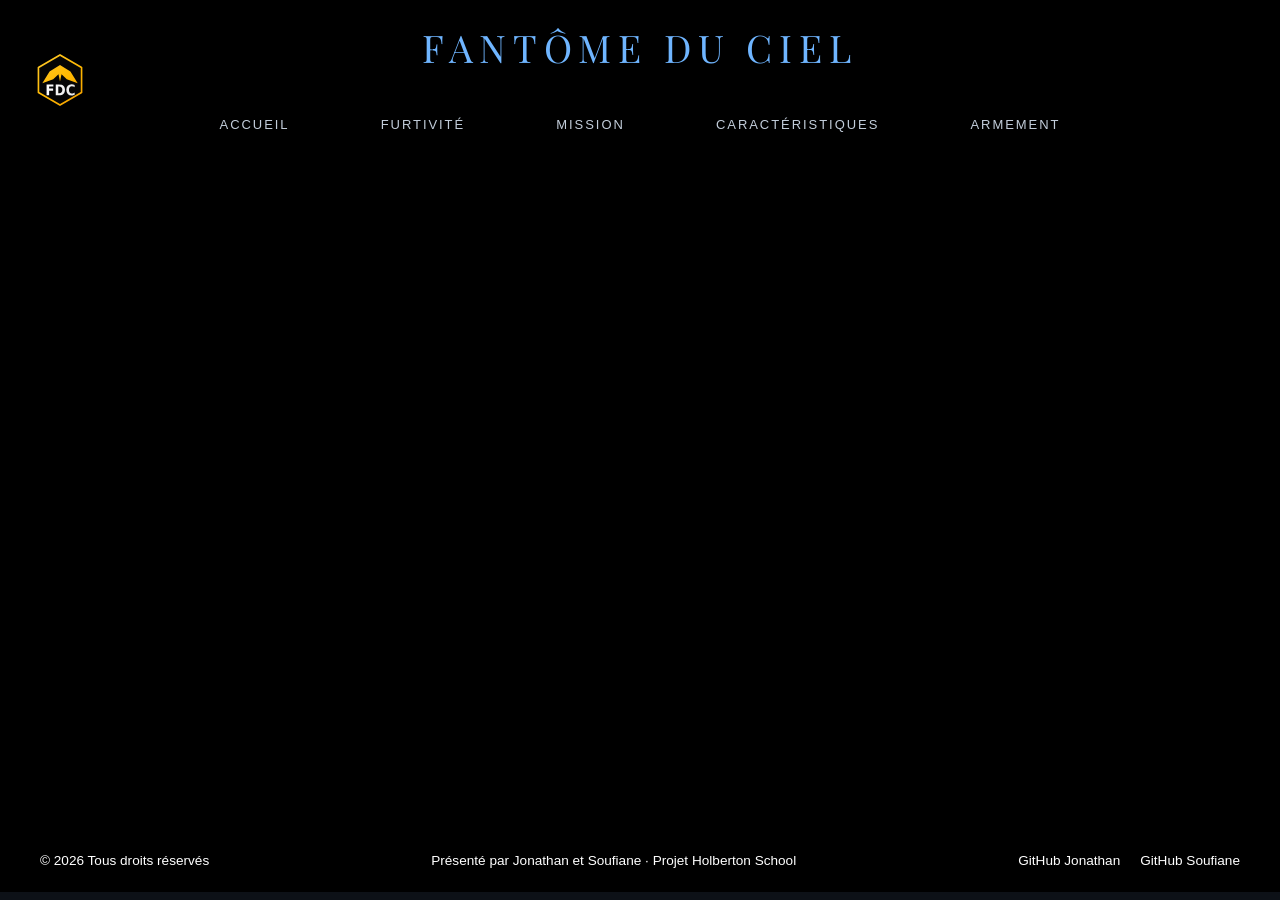
<file: index.html>
<!DOCTYPE html>
<html lang="fr">
  <head>
    <meta charset="UTF-8">
    <meta name="viewport" content="width=device-width, initial-scale=1.0">
    <title>Fantôme du Ciel</title>
    <link rel="stylesheet" href="style.css">
    <link rel="stylesheet" href="mission.css">

  </head>

<body>

  <header>
    <nav>
      <img src="assets/logo.svg" alt="Logo FDC" class="nav-logo-img">
      <span class="nav-logo">Fantôme du Ciel</span>
      <div class="nav-links">
        <a href="index.html">Accueil</a>
        <a href="furtivite.html">Furtivité</a>
        <a href="mission.html">Mission</a>
        <a href="caracteristiques.html">Caractéristiques</a>
        <a href="armement.html">Armement</a>
      </div>
    </nav>
  </header>

  <section class="section1" id="accueil">
    <div class="hero-content">
      <br>
    </div>
    <video src="assets/b-2-spirit.mp4" autoplay muted loop playsinline></video>
    <div class="hero-overlay"></div>
  </section>

<footer class="footer">
  <p class="footer-left">© 2026 Tous droits réservés</p>
  <p class="footer-center">Présenté par Jonathan et Soufiane · Projet Holberton School</p>
  <div class="footer-right">
    <a href="https://github.com/John-Natty" target="_blank">GitHub Jonathan</a>
    <a href="https://github.com/Souf-F" target="_blank">GitHub Soufiane</a>
  </div>
</footer>
</body>
</html>
</file>
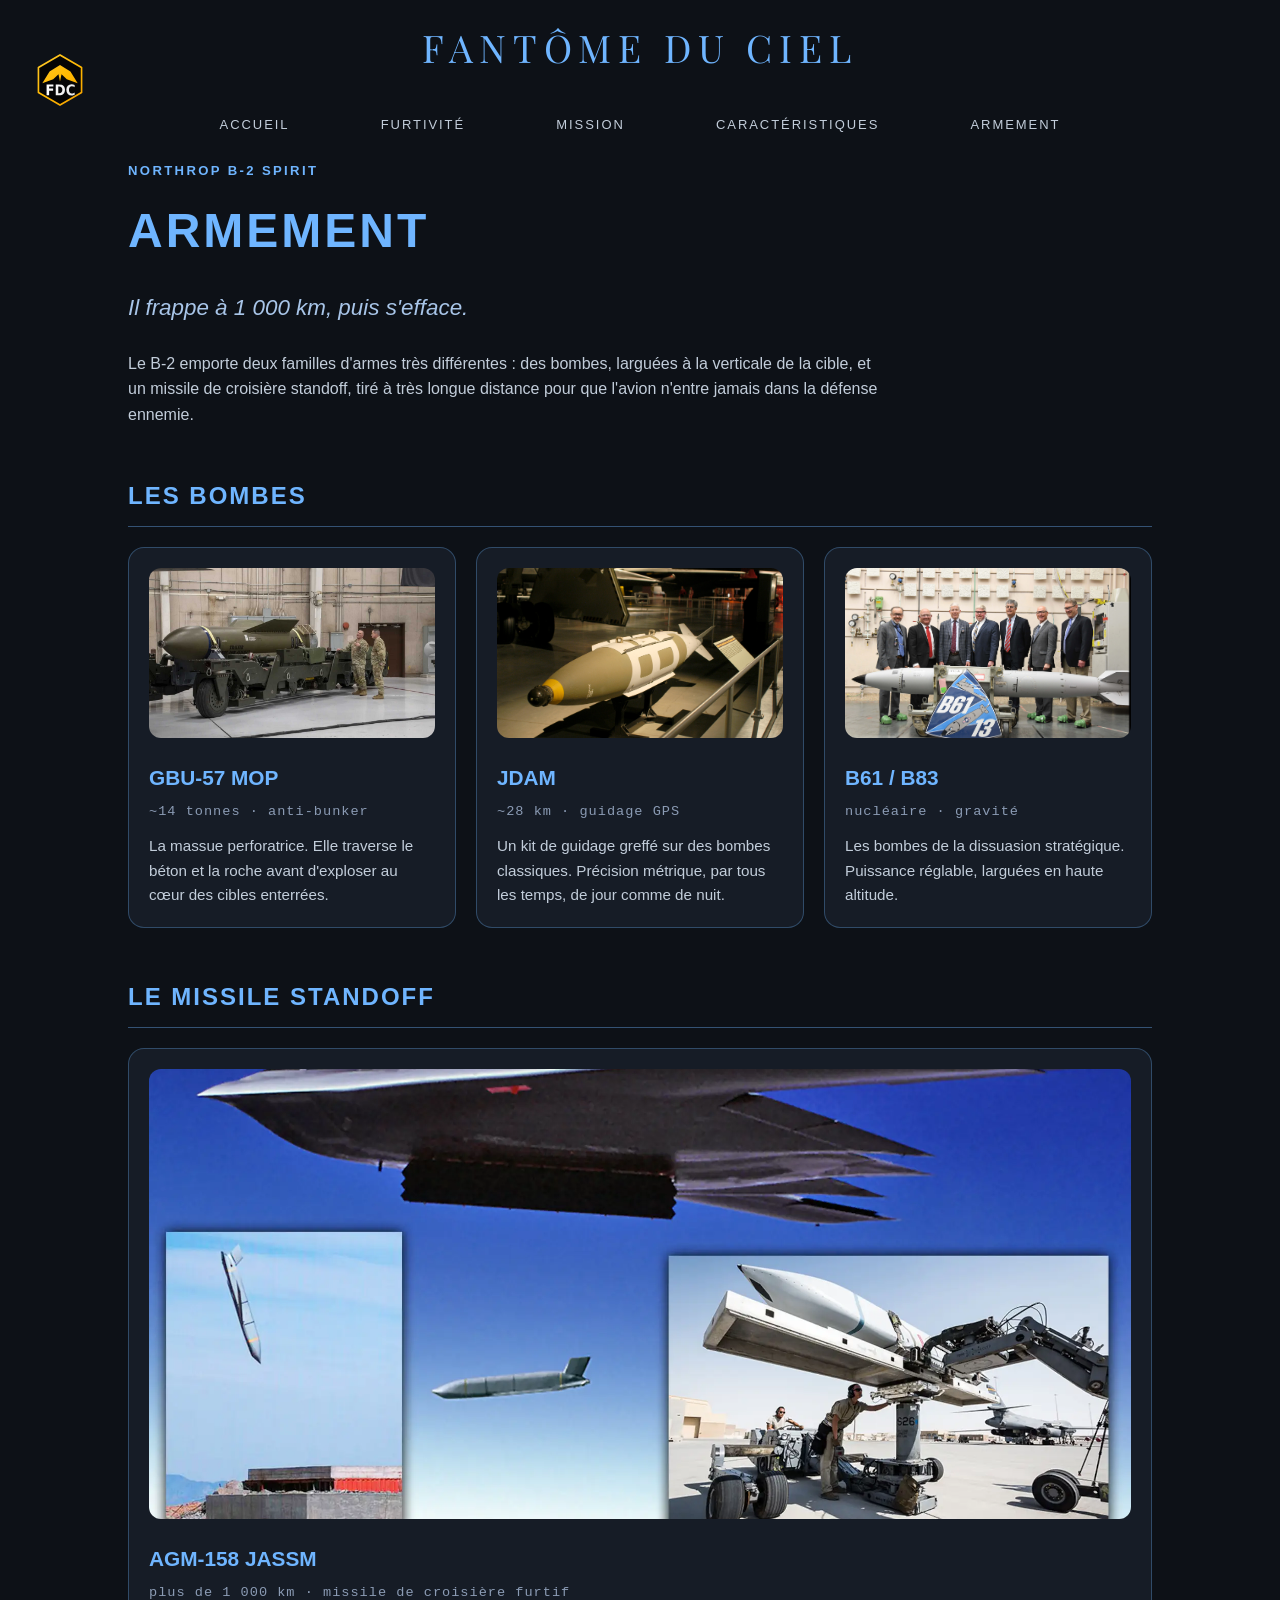
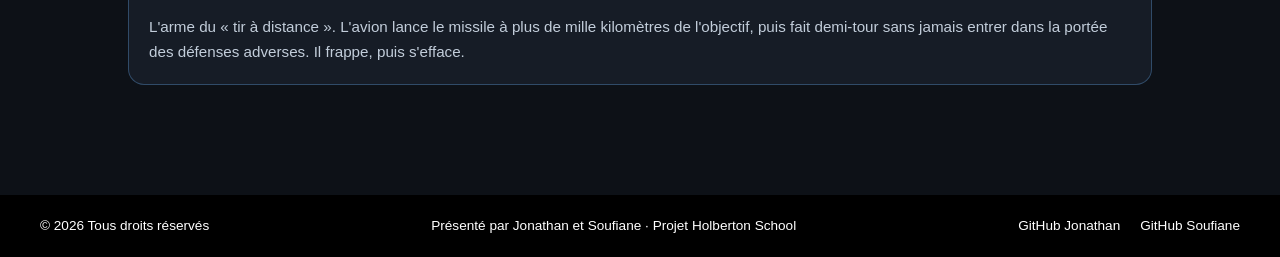
<file: armement.html>
<!DOCTYPE html>
<html lang="fr">
<head>
  <meta charset="UTF-8">
  <meta name="viewport" content="width=device-width, initial-scale=1.0">
  <title>Fantôme du Ciel</title>
  <link rel="stylesheet" href="armement.css">
</head>
<body>

  <!-- Barre de navigation, identique aux autres pages -->
  <header>
    <nav>
      <img src="assets/logo.svg" alt="Logo FDC" class="nav-logo-img">
      <span class="nav-logo">Fantôme du Ciel</span>
      <div class="nav-links">
        <a href="index.html">Accueil</a>
        <a href="furtivite.html">Furtivité</a>
        <a href="mission.html">Mission</a>
        <a href="caracteristiques.html">Caractéristiques</a>
        <a href="armement.html">Armement</a>
      </div>
    </nav>
  </header>

  <!-- Section principale -->
  <section class="arm-section">

	<p class="stealth-kicker">Northrop B-2 Spirit</p>
    <h1>Armement</h1>
    <p class="arm-quote">Il frappe à 1 000 km, puis s'efface.</p>
    <p class="arm-text">
      Le B-2 emporte deux familles d'armes très différentes : des bombes,
      larguées à la verticale de la cible, et un missile de croisière standoff,
      tiré à très longue distance pour que l'avion n'entre jamais dans la
      défense ennemie.
    </p>

    <!-- ===================== FAMILLE 1 : LES BOMBES ===================== -->
    <h2 class="arm-family">Les bombes</h2>
    <div class="arm-grid">

      <article class="arm-card">
        <img src="assets/gpu_57.jpg" alt="Bombe GBU-57 MOP" class="arm-img">
        <h3>GBU-57 MOP</h3>
        <p class="arm-range">~14 tonnes · anti-bunker</p>
        <p class="arm-effect">
          La massue perforatrice. Elle traverse le béton et la roche avant
          d'exploser au cœur des cibles enterrées.
        </p>
      </article>

      <article class="arm-card">
        <img src="assets/jdam.jpg" alt="Bombe guidée JDAM" class="arm-img">
        <h3>JDAM</h3>
        <p class="arm-range">~28 km · guidage GPS</p>
        <p class="arm-effect">
          Un kit de guidage greffé sur des bombes classiques. Précision
          métrique, par tous les temps, de jour comme de nuit.
        </p>
      </article>

      <article class="arm-card">
        <img src="assets/b61.jpg" alt="Bombe nucléaire B61" class="arm-img">
        <h3>B61 / B83</h3>
        <p class="arm-range">nucléaire · gravité</p>
        <p class="arm-effect">
          Les bombes de la dissuasion stratégique. Puissance réglable,
          larguées en haute altitude.
        </p>
      </article>

    </div>

    <!-- ===================== FAMILLE 2 : LE MISSILE STANDOFF ===================== -->
    <h2 class="arm-family">Le missile standoff</h2>
    <div class="arm-grid">

      <article class="arm-card arm-card-wide">
        <img src="assets/jassm.jpg" alt="Missile de croisière AGM-158 JASSM" class="arm_jassm-img">
        <h3>AGM-158 JASSM</h3>
        <p class="arm-range">plus de 1 000 km · missile de croisière furtif</p>
        <p class="arm-effect">
          L'arme du « tir à distance ». L'avion lance le missile à plus de mille
          kilomètres de l'objectif, puis fait demi-tour sans jamais entrer dans
          la portée des défenses adverses. Il frappe, puis s'efface.
        </p>
      </article>

    </div>

  </section>
<footer class="footer">
  <p class="footer-left">© 2026 Tous droits réservés</p>
  <p class="footer-center">Présenté par Jonathan et Soufiane · Projet Holberton School</p>
  <div class="footer-right">
    <a href="https://github.com/John-Natty" target="_blank">GitHub Jonathan</a>
    <a href="https://github.com/Souf-F" target="_blank">GitHub Soufiane</a>
  </div>
</footer>
</body>
</html>
</file>
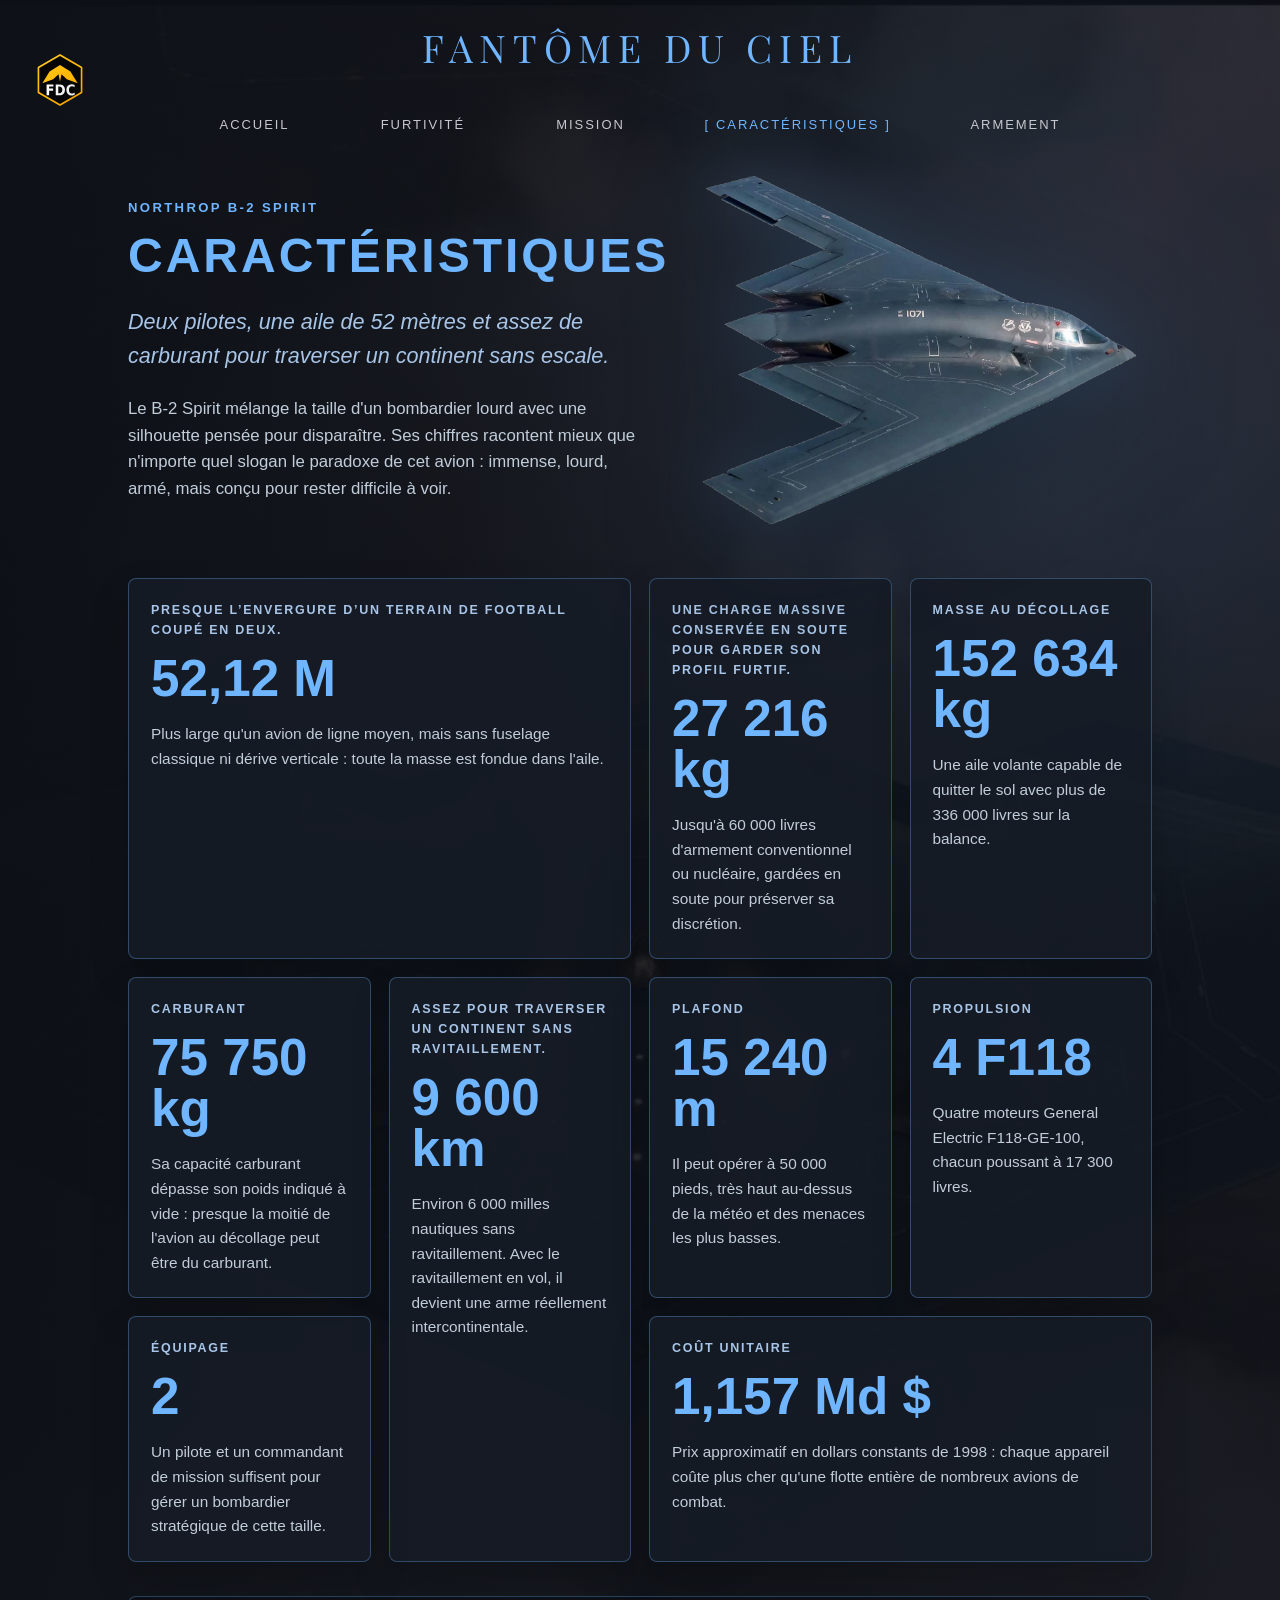
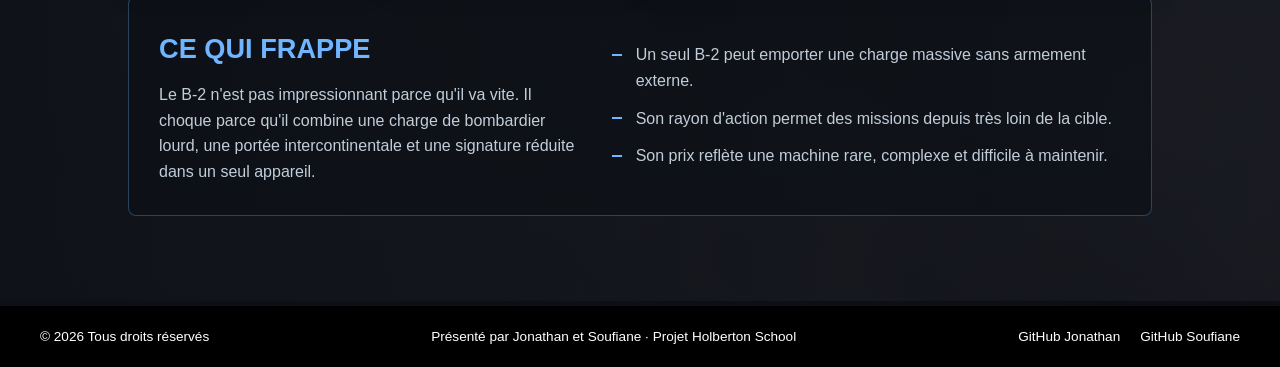
<file: caracteristiques.html>
<!DOCTYPE html>
<html lang="fr">
  <head>
    <!-- Encodage des caractères -->
    <meta charset="UTF-8">

    <!-- Rend la page responsive sur mobile -->
    <meta name="viewport" content="width=device-width, initial-scale=1.0">

    <!-- Titre affiché dans l'onglet du navigateur -->
    <title>Caractéristiques - Fantôme du Ciel</title>

    <!-- CSS commun du site -->
    <link rel="stylesheet" href="style.css">

    <!-- CSS spécifique à la page Caractéristiques -->
    <link rel="stylesheet" href="caracteristiques.css">

  </head>

  <body>
    <!-- Header commun à toutes les pages -->
    <header>
      <!-- Navigation principale du site -->
      <nav>
        <!-- Logo placé à gauche de la barre de navigation -->
        <img src="assets/logo.svg" alt="Logo FDC" class="nav-logo-img">
        <span class="nav-logo">Fantôme du Ciel</span>

        <!-- Liens vers les différentes pages du projet -->
        <div class="nav-links">
          <a href="index.html">Accueil</a>
          <a href="furtivite.html">Furtivité</a>
          <a href="mission.html">Mission</a>
          <a href="caracteristiques.html" class="active">Caractéristiques</a>
          <a href="armement.html">Armement</a>
        </div>
      </nav>
    </header>

    <!-- Contenu principal de la page -->
    <main>
      <!-- Section qui regroupe toutes les caractéristiques importantes du B-2 -->
      <section class="specs-section" id="caracteristiques">
        <!-- Bloc d'introduction : texte à gauche et image du B-2 à droite -->
        <div class="specs-hero">
          <!-- Texte principal du haut de page -->
          <div class="specs-hero-text">
            <p class="specs-kicker">Northrop B-2 Spirit</p>
            <h1>Caractéristiques</h1>
            <p class="specs-quote">
              Deux pilotes, une aile de 52 mètres et assez de carburant pour
              traverser un continent sans escale.
            </p>
            <p class="specs-intro">
              Le B-2 Spirit mélange la taille d'un bombardier lourd avec une
              silhouette pensée pour disparaître. Ses chiffres racontent mieux que
              n'importe quel slogan le paradoxe de cet avion : immense, lourd,
              armé, mais conçu pour rester difficile à voir.
            </p>
          </div>

          <!-- Image décorative du B-2 isolé -->
          <div class="specs-plane-visual" aria-hidden="true">
            <div class="plane-tilt-zone top-left"></div>
            <div class="plane-tilt-zone top-right"></div>
            <div class="plane-tilt-zone bottom-left"></div>
            <div class="plane-tilt-zone bottom-right"></div>
            <div class="plane-tilt-zone top-middle"></div>
            <div class="plane-tilt-zone bottom-middle"></div>
            <img src="assets/b2-isolated-clean-cropped.png" alt="">
          </div>
        </div>

        <!-- Grille des chiffres et données techniques les plus marquants -->
        <div class="specs-grid">
          <!-- Carte large pour mettre en avant l'envergure impressionnante -->
          <article class="spec-card spec-card-large">
            <span class="spec-label">Presque l’envergure d’un terrain de football coupé en deux.</span>
            <strong>52,12 M</strong>
            <p>
              Plus large qu'un avion de ligne moyen, mais sans fuselage
              classique ni dérive verticale : toute la masse est fondue dans
              l'aile.
            </p>
          </article>

          <!-- Charge maximale transportable en soute -->
          <article class="spec-card">
            <span class="spec-label">Une charge massive conservée en soute pour garder son profil furtif.</span>
            <strong>27 216 kg</strong>
            <p>
              Jusqu'à 60 000 livres d'armement conventionnel ou nucléaire,
              gardées en soute pour préserver sa discrétion.
            </p>
          </article>

          <!-- Masse maximale au décollage -->
          <article class="spec-card">
            <span class="spec-label">Masse au décollage</span>
            <strong>152 634 kg</strong>
            <p>
              Une aile volante capable de quitter le sol avec plus de 336 000
              livres sur la balance.
            </p>
          </article>

          <!-- Quantité de carburant embarquée -->
          <article class="spec-card">
            <span class="spec-label">Carburant</span>
            <strong>75 750 kg</strong>
            <p>
              Sa capacité carburant dépasse son poids indiqué à vide : presque
              la moitié de l'avion au décollage peut être du carburant.
            </p>
          </article>

          <!-- Carte haute pour insister sur la portée stratégique -->
          <article class="spec-card spec-card-tall">
            <span class="spec-label">Assez pour traverser un continent sans ravitaillement.</span>
            <strong>9 600 km</strong>
            <p>
              Environ 6 000 milles nautiques sans ravitaillement. Avec le
              ravitaillement en vol, il devient une arme réellement
              intercontinentale.
            </p>
          </article>

          <!-- Altitude maximale d'opération -->
          <article class="spec-card">
            <span class="spec-label">Plafond</span>
            <strong>15 240 m</strong>
            <p>
              Il peut opérer à 50 000 pieds, très haut au-dessus de la météo et
              des menaces les plus basses.
            </p>
          </article>

          <!-- Motorisation du bombardier -->
          <article class="spec-card">
            <span class="spec-label">Propulsion</span>
            <strong>4 F118</strong>
            <p>
              Quatre moteurs General Electric F118-GE-100, chacun poussant à
              17 300 livres.
            </p>
          </article>

          <!-- Nombre de personnes nécessaires pour le piloter -->
          <article class="spec-card">
            <span class="spec-label">Équipage</span>
            <strong>2</strong>
            <p>
              Un pilote et un commandant de mission suffisent pour gérer un
              bombardier stratégique de cette taille.
            </p>
          </article>

          <!-- Carte large pour le coût, donnée très marquante -->
          <article class="spec-card spec-card-cost">
            <span class="spec-label">Coût unitaire</span>
            <strong>1,157 Md $</strong>
            <p>
              Prix approximatif en dollars constants de 1998 : chaque appareil
              coûte plus cher qu'une flotte entière de nombreux avions de combat.
            </p>
          </article>
        </div>

        <!-- Panneau de synthèse : pourquoi ces caractéristiques sont impressionnantes -->
        <div class="impact-panel" aria-label="Faits marquants">
          <div>
            <h2>Ce qui frappe</h2>
            <p>
              Le B-2 n'est pas impressionnant parce qu'il va vite. Il choque
              parce qu'il combine une charge de bombardier lourd, une portée
              intercontinentale et une signature réduite dans un seul appareil.
            </p>
          </div>

          <!-- Liste courte des points à retenir -->
          <ul class="impact-list">
            <li>Un seul B-2 peut emporter une charge massive sans armement externe.</li>
            <li>Son rayon d'action permet des missions depuis très loin de la cible.</li>
            <li>Son prix reflète une machine rare, complexe et difficile à maintenir.</li>
          </ul>
        </div>
      </section>
    </main>
    <footer class="footer">
        <p class="footer-left">© 2026 Tous droits réservés</p>
        <p class="footer-center">Présenté par Jonathan et Soufiane · Projet Holberton School</p>
      <div class="footer-right">
        <a href="https://github.com/John-Natty" target="_blank">GitHub Jonathan</a>
        <a href="https://github.com/Souf-F" target="_blank">GitHub Soufiane</a>
      </div>
    </footer>
  </body>
</html>
</file>
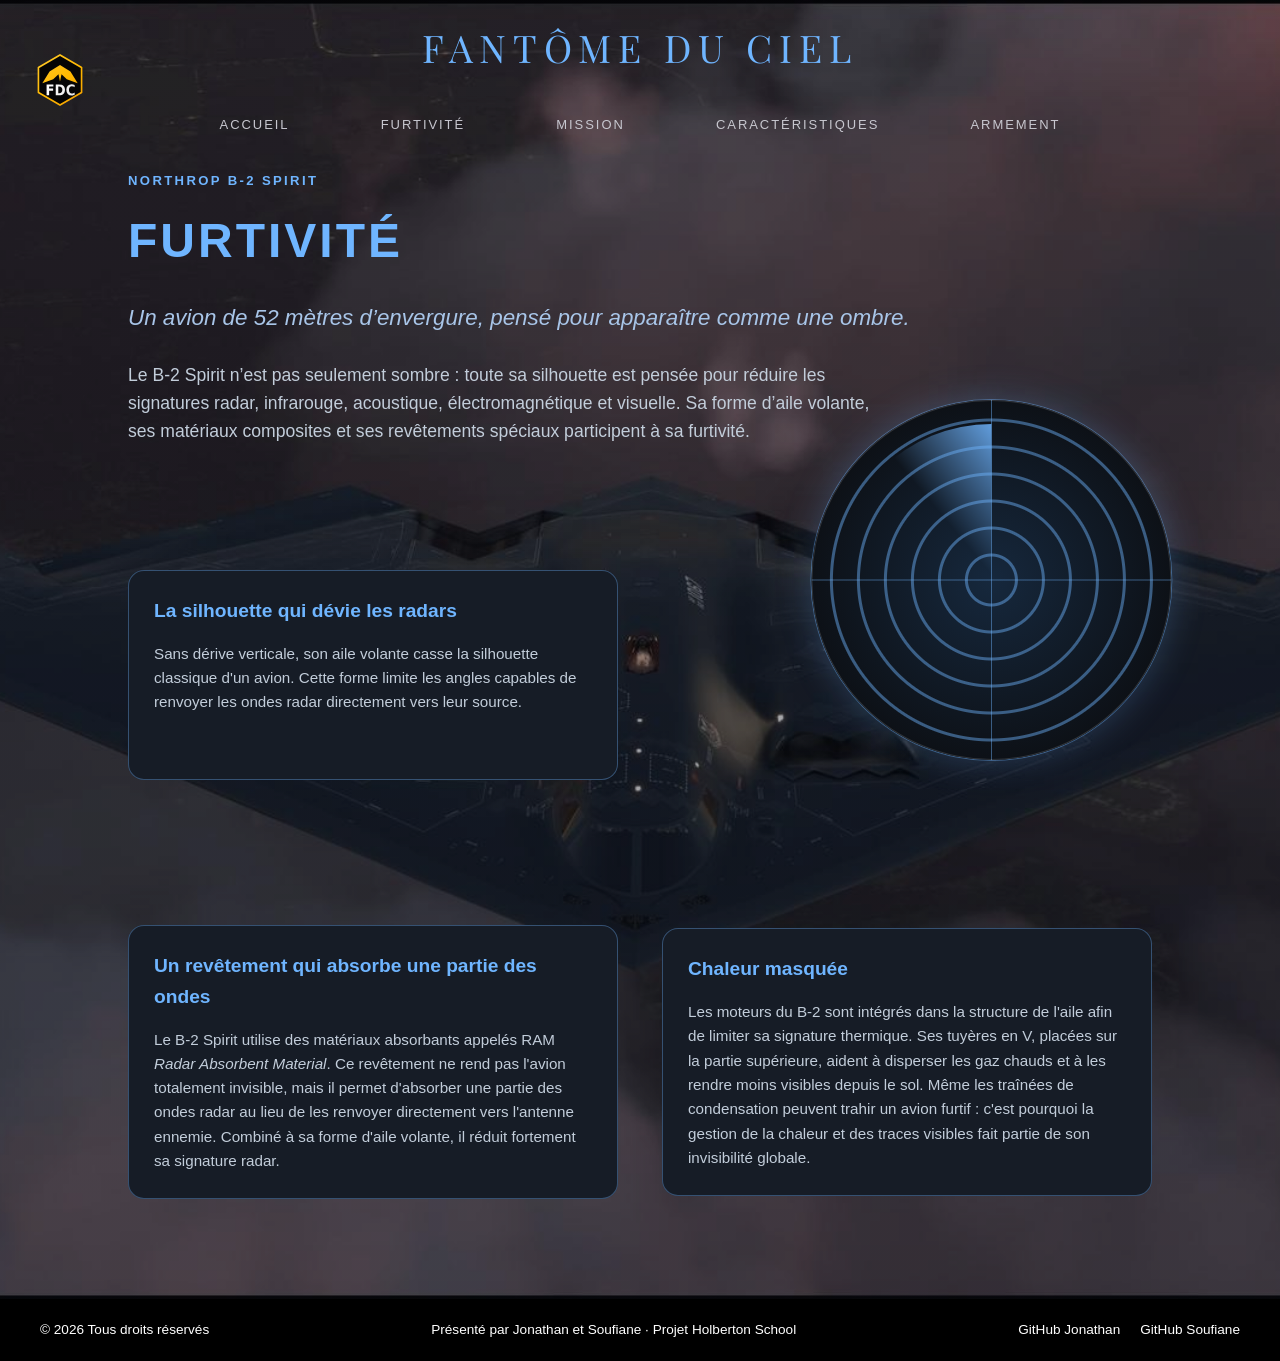
<file: furtivite.html>
<!DOCTYPE html>
<html lang="fr">
  <head>
    <!-- Encodage des caractères -->
    <meta charset="UTF-8">

    <!-- Rend la page responsive sur mobile -->
    <meta name="viewport" content="width=device-width, initial-scale=1.0">

    <!-- Titre affiché dans l'onglet du navigateur -->
    <title>Furtivité - Fantôme du Ciel</title>

    <!-- CSS commun du site -->
    <link rel="stylesheet" href="style.css">

    <!-- CSS spécifique à la page Furtivité -->
    <link rel="stylesheet" href="furtivite.css">
  </head>

  <body>
    <!-- Header commun à toutes les pages -->
    <header>
      <nav>
        <img src="assets/logo.svg" alt="Logo FDC" class="nav-logo-img">
        <span class="nav-logo">Fantôme du Ciel</span>

        <div class="nav-links">
          <a href="index.html">Accueil</a>
          <a href="furtivite.html">Furtivité</a>
          <a href="mission.html">Mission</a>
          <a href="caracteristiques.html">Caractéristiques</a>
          <a href="armement.html">Armement</a>
        </div>
      </nav>
    </header>

    <!-- Contenu principal de la page -->
    <main>
      <!-- Section consacrée à la furtivité du B-2 Spirit -->
      <section class="stealth-section" id="furtivite">
        <div class="stealth-content">
          <p class="stealth-kicker">Northrop B-2 Spirit</p>
          <h1>Furtivité</h1>

          <!-- Phrase d'accroche de la section -->
          <p class="stealth-quote">
            Un avion de 52 mètres d’envergure, pensé pour apparaître comme une ombre.
          </p>

          <!-- Texte principal qui explique l'idée générale -->
          <p class="stealth-text">
            Le B-2 Spirit n’est pas seulement sombre : toute sa silhouette est pensée pour réduire les signatures radar, 
            infrarouge, acoustique, électromagnétique et visuelle. Sa forme d’aile volante, 
            ses matériaux composites et ses revêtements spéciaux participent à sa furtivité.
          </p>
        </div>

        <!-- Cartes explicatives et radar de la section furtivité -->
        <div class="stealth-layout">
          <article class="stealth-card">
            <h2>La silhouette qui dévie les radars</h2>
            <p>
              Sans dérive verticale, son aile volante casse la silhouette classique
              d'un avion. Cette forme limite les angles capables de renvoyer les
              ondes radar directement vers leur source.
            </p>
          </article>

          <article class="stealth-card">
            <h2>Un revêtement qui absorbe une partie des ondes</h2>
            <p>
              Le B-2 Spirit utilise des matériaux absorbants appelés RAM <em>Radar Absorbent Material</em>. 
              Ce revêtement ne rend pas l'avion totalement invisible, 
              mais il permet d'absorber une partie des ondes radar au lieu de les renvoyer directement vers l'antenne ennemie. 
              Combiné à sa forme d'aile volante, il réduit fortement sa signature radar.
            </p>
          </article>

          <article class="stealth-card">
            <h2>Chaleur masquée</h2>
            <p>
              Les moteurs du B-2 sont intégrés dans la structure de l'aile afin de limiter sa signature thermique. 
              Ses tuyères en V, placées sur la partie supérieure, 
              aident à disperser les gaz chauds et à les rendre moins visibles depuis le sol. 
              Même les traînées de condensation peuvent trahir un avion furtif : 
              c'est pourquoi la gestion de la chaleur et des traces visibles fait partie de son invisibilité globale.
            </p>
          </article>

          <!-- Bloc visuel radar de la section furtivité -->
          <div class="radar-visual">
            <div class="radar">
              <div class="sweep"></div>
            </div>
          </div>
        </div>
      </section>
    </main>
    <footer class="footer">
        <p class="footer-left">© 2026 Tous droits réservés</p>
        <p class="footer-center">Présenté par Jonathan et Soufiane · Projet Holberton School</p>
      <div class="footer-right">
        <a href="https://github.com/John-Natty" target="_blank">GitHub Jonathan</a>
        <a href="https://github.com/Souf-F" target="_blank">GitHub Soufiane</a>
      </div>
    </footer>
  </body>
</html>
</file>
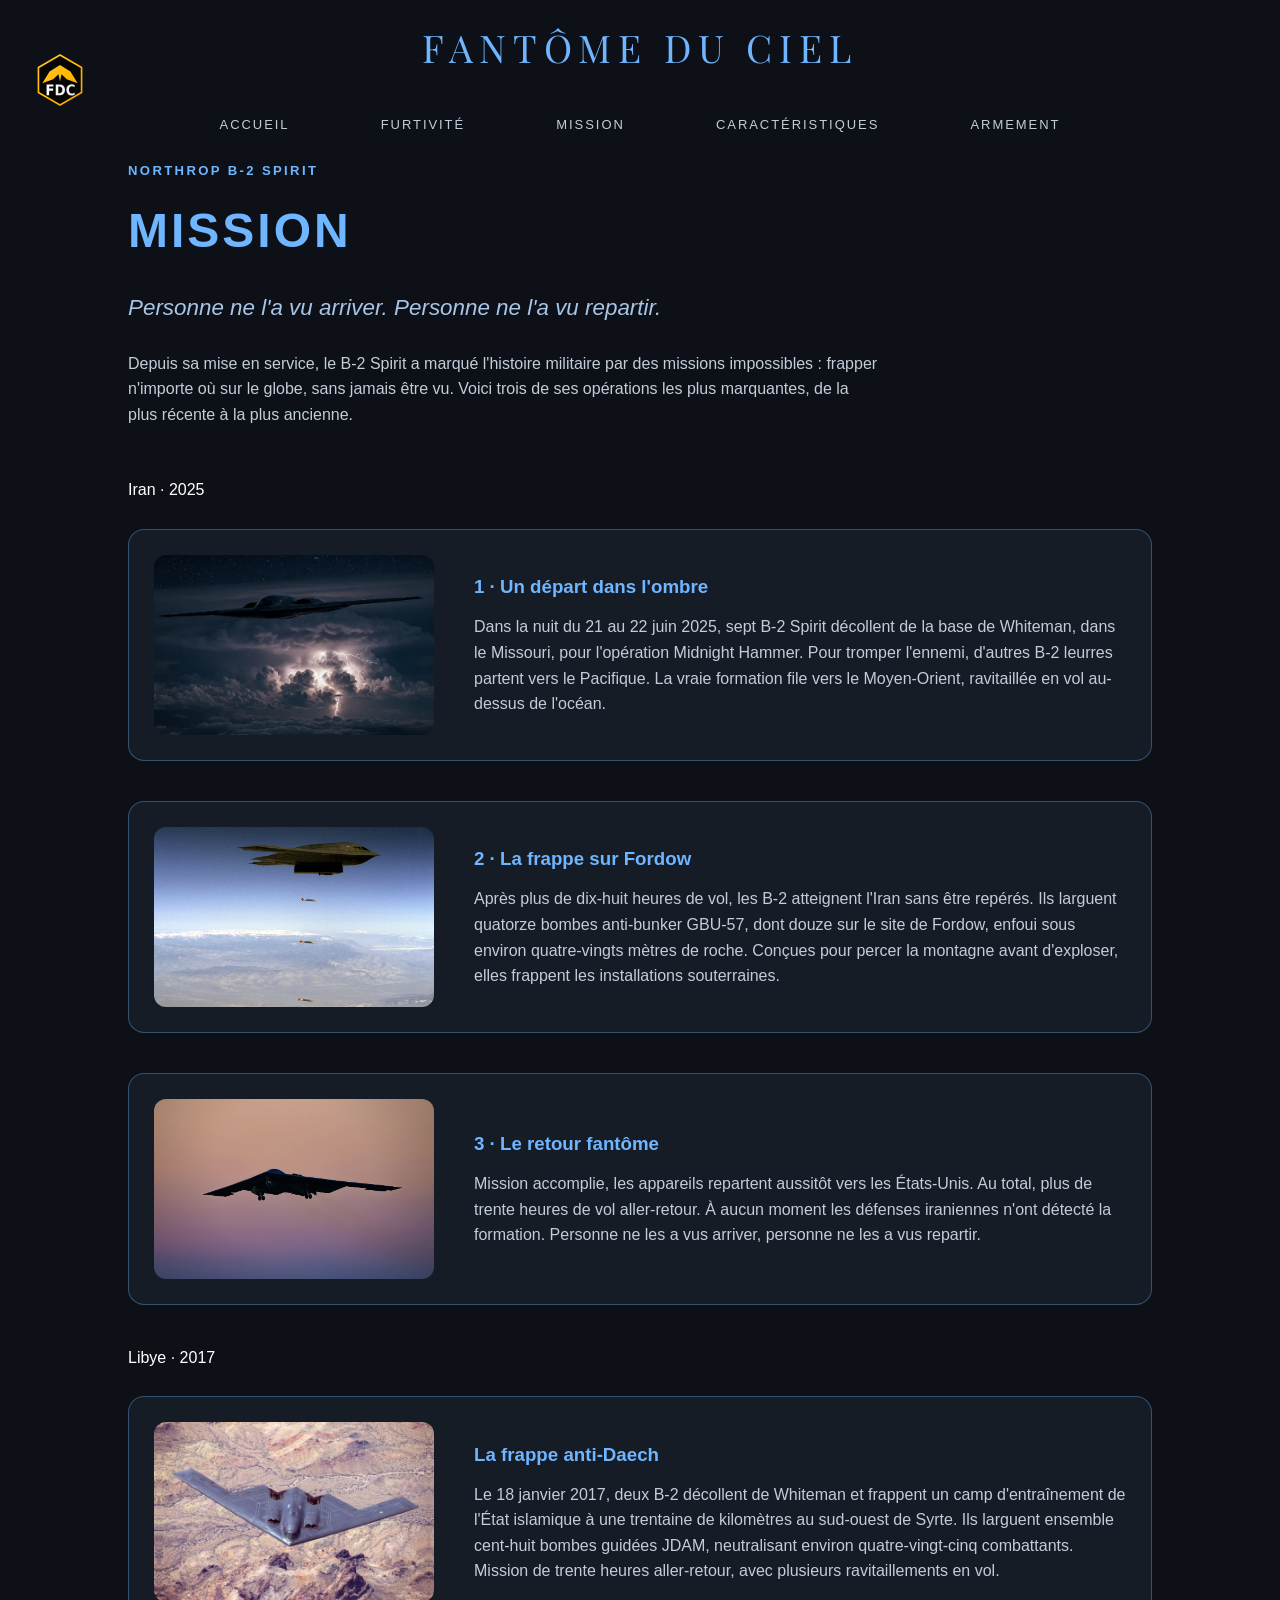
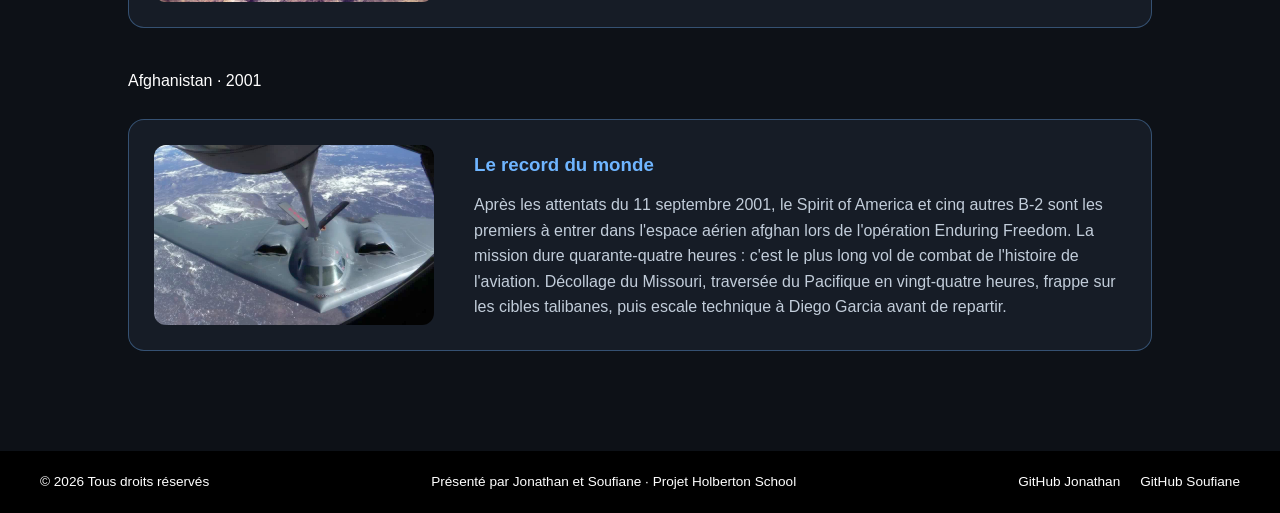
<file: mission.html>
<!DOCTYPE html>
<html lang="fr">
<head>
  <meta charset="UTF-8">
  <meta name="viewport" content="width=device-width, initial-scale=1.0">
  <title>Fantôme du Ciel — Missions</title>
  <link rel="stylesheet" href="mission.css">
</head>
<body>

  <!-- Barre de navigation, identique à la page d'accueil -->
  <header>
    <nav>
      <img src="assets/logo.svg" alt="Logo FDC" class="nav-logo-img">
      <span class="nav-logo">Fantôme du Ciel</span>
      <div class="nav-links">
        <a href="index.html">Accueil</a>
        <a href="furtivite.html">Furtivité</a>
        <a href="mission.html">Mission</a>
        <a href="caracteristiques.html">Caractéristiques</a>
        <a href="armement.html">Armement</a>
      </div>
    </nav>
  </header>

  <!-- Section principale -->
  <section class="mission-section">

    <!-- Titre principal -->
     <p class="stealth-kicker">Northrop B-2 Spirit</p>
    <h1>Mission</h1>
    <p class="mission-quote">
      Personne ne l'a vu arriver. Personne ne l'a vu repartir.
    </p>
    <p class="mission-text">
      Depuis sa mise en service, le B-2 Spirit a marqué l'histoire militaire par
      des missions impossibles : frapper n'importe où sur le globe, sans jamais
      être vu. Voici trois de ses opérations les plus marquantes, de la plus
      récente à la plus ancienne.
    </p>

    <!-- ===================== MISSION 1 : IRAN 2025 ===================== -->
    <div class="op-separator">
      <span class="op-title">Iran · 2025</span>
	  <br><br>
      <span class="op-line"></span>
    </div>

    <!-- Bloc 1 : le départ -->
    <div class="mission-block">
      <img src="assets/vol.jpg" alt="Décollage de nuit" class="mission-img">
      <div class="mission-info">
        <h3>1 · Un départ dans l'ombre</h3>
        <p>
          Dans la nuit du 21 au 22 juin 2025, sept B-2 Spirit décollent de la
          base de Whiteman, dans le Missouri, pour l'opération Midnight Hammer.
          Pour tromper l'ennemi, d'autres B-2 leurres partent vers le Pacifique.
          La vraie formation file vers le Moyen-Orient, ravitaillée en vol au-
          dessus de l'océan.
        </p>
      </div>
    </div>

    <!-- Bloc 2 : la frappe -->
    <div class="mission-block">
      <img src="assets/frappe.jpg" alt="Largage sur Fordow" class="mission-img">
      <div class="mission-info">
        <h3>2 · La frappe sur Fordow</h3>
        <p>
          Après plus de dix-huit heures de vol, les B-2 atteignent l'Iran sans
          être repérés. Ils larguent quatorze bombes anti-bunker GBU-57, dont
          douze sur le site de Fordow, enfoui sous environ quatre-vingts mètres
          de roche. Conçues pour percer la montagne avant d'exploser, elles
          frappent les installations souterraines.
        </p>
      </div>
    </div>

    <!-- Bloc 3 : le retour -->
    <div class="mission-block">
      <img src="assets/retour.jpg" alt="Retour de mission" class="mission-img">
      <div class="mission-info">
        <h3>3 · Le retour fantôme</h3>
        <p>
          Mission accomplie, les appareils repartent aussitôt vers les
          États-Unis. Au total, plus de trente heures de vol aller-retour. À
          aucun moment les défenses iraniennes n'ont détecté la formation.
          Personne ne les a vus arriver, personne ne les a vus repartir.
        </p>
      </div>
    </div>



    <!-- ===================== MISSION 2 : LIBYE 2017 ===================== -->
    <div class="op-separator">
      <span class="op-title">Libye · 2017</span>
	  <br><br>
      <span class="op-line"></span>
    </div>

    <div class="mission-block">
      <img src="assets/libye.jpg" alt="B-2 lors de la frappe en Libye" class="mission-img">
      <div class="mission-info">
        <h3>La frappe anti-Daech</h3>
        <p>
          Le 18 janvier 2017, deux B-2 décollent de Whiteman et frappent un camp
          d'entraînement de l'État islamique à une trentaine de kilomètres au
          sud-ouest de Syrte. Ils larguent ensemble cent-huit bombes guidées
          JDAM, neutralisant environ quatre-vingt-cinq combattants. Mission de
          trente heures aller-retour, avec plusieurs ravitaillements en vol.
        </p>
      </div>
    </div>

  <!-- ===================== MISSION 3 : AFGHANISTAN 2001 ===================== -->
    <div class="op-separator">
      <span class="op-title">Afghanistan · 2001</span>
	  <br><br>
      <span class="op-line"></span>
    </div>

    <div class="mission-block">
      <img src="assets/afghanistan.jpg" alt="B-2 en vol longue distance" class="mission-img">
      <div class="mission-info">
        <h3>Le record du monde</h3>
        <p>
          Après les attentats du 11 septembre 2001, le Spirit of America et cinq
          autres B-2 sont les premiers à entrer dans l'espace aérien afghan lors
          de l'opération Enduring Freedom. La mission dure quarante-quatre
          heures : c'est le plus long vol de combat de l'histoire de l'aviation.
          Décollage du Missouri, traversée du Pacifique en vingt-quatre heures,
          frappe sur les cibles talibanes, puis escale technique à Diego Garcia
          avant de repartir.
        </p>
      </div>
    </div>

  </section>
<footer class="footer">
  <p class="footer-left">© 2026 Tous droits réservés</p>
  <p class="footer-center">Présenté par Jonathan et Soufiane · Projet Holberton School</p>
  <div class="footer-right">
    <a href="https://github.com/John-Natty" target="_blank">GitHub Jonathan</a>
    <a href="https://github.com/Souf-F" target="_blank">GitHub Soufiane</a>
  </div>
</footer>
</body>
</html>
</file>
<file: style.css>
@import url('https://fonts.googleapis.com/css2?family=Playfair+Display:ital,wght@0,400..900;1,400..900&family=Raleway:ital,wght@0,100..900;1,100..900&display=swap');

/* Reset : marge interne incluse dans la taille, liens sans soulignement */
* {
  box-sizing: border-box;
  text-decoration: none;

}

/* Couleur de fond du site entier */
body {
  background-color: #000000;
}


/* Barre de navigation : logo en haut, liens centrés dessous */
nav {
  position: absolute;
  top: 0;
  left: 0;
  width: 100%;
  z-index: 4;
  display: flex;
  flex-direction: column;
  align-items: center;
  gap: 12px;
  padding: 18px;
}

/* Logo image, calé à gauche sans déformer la barre */
.nav-logo-img {
  position: absolute;
  top: 50%;
  left: 30px;
  transform: translateY(-50%);
  height: 60px;
}

/* Titre "Fantôme du Ciel" au centre de la barre */
.nav-logo {
  font-family: "Playfair Display", serif;
  color: #6fb5ff;
  letter-spacing: 0.18em;
  font-size: 38px;
  text-transform: uppercase;
}

/* Conteneur des liens */
.nav-links {
  display: flex;
  gap: 40px;
  margin-top: 18px;
}

/* Liens : style + survol ambre, crochets [ ] qui apparaissent au hover */
.nav-links a {
  position: relative;
  color: #c7c7cf;
  font-size: 13px;
  letter-spacing: 0.15em;
  text-transform: uppercase;
  padding: 6px 14px;
  transition: color 0.25s ease;
}

.nav-links a::before {
  content: "[";
  opacity: 0;
  margin-right: 6px;
  color: #6fb5ff;
  transition: opacity 0.2s ease;
}

.nav-links a::after {
  content: "]";
  opacity: 0;
  margin-left: 6px;
  color: #6fb5ff;
  transition: opacity 0.2s ease;
}

.nav-links a:hover {
  color: #6fb5ff;

}

.nav-links a:hover::before,
.nav-links a:hover::after {
  opacity: 1;
}


/* Section d'accueil en plein écran */
.section1 {
  position: relative;
  height: calc(100vh - 70px);
  overflow: hidden;
  background-color: black;
  border-top: 140px solid black;     /* assez haut pour titre + liens */
  border-bottom: 70px solid black;
  box-sizing: border-box;
}

/* Vidéo de fond */
.section1 video {
  position: absolute;
  top: 0;
  left: 0;
  width: 100%;
  height: 100%;
  z-index: 1;
}

/* Voile dégradé noir en haut et en bas de la vidéo */
.section1-overlay {
  position: absolute;
  inset: 0;
  z-index: 2;
  background: linear-gradient(
    to bottom,
    black 0%,
    transparent 25%,
    transparent 75%,
    black 100%
  );
}

/* Bloc titre/accroche centré par-dessus la vidéo */
.hero-content {
  position: absolute;
  top: 30px;
  left: 50%;
  transform: translateX(-50%);
  z-index: 3;
  text-align: center;
  color: white;
  font-family: "Raleway", sans-serif;
}
/* Footer : barre noire, texte blanc, 3 zones */
.footer {
  display: flex;
  justify-content: space-between;
  align-items: center;
  background-color: #000000;
  color: #ffffff;
  padding: 20px 40px;
  font-size: 0.85rem;
}

.footer-left,
.footer-center {
  margin: 0;
}

/* Les liens GitHub à droite */
.footer-right {
  display: flex;
  gap: 20px;
}

.footer-right a {
  color: #ffffff;
  text-decoration: none;
  transition: opacity 0.25s ease;
}

.footer-right a:hover {
  opacity: 0.6;
}

/* Sur petit écran, tout passe en colonne et se centre */
@media (max-width: 800px) {
  .footer {
    flex-direction: column;
    gap: 12px;
    text-align: center;
  }
}
</file>
<file: mission.css>
/* Police du titre de la nav */
@import url('https://fonts.googleapis.com/css2?family=Playfair+Display:wght@400..900&display=swap');

/* Reset de base */
* {
  margin: 0;
  padding: 0;
  box-sizing: border-box;
}

/* Fond anthracite et texte clair, ambiance radar nocturne */
body {
  background-color: #0d1117;
  color: #ffffff;
  font-family: Arial, Helvetica, sans-serif;
  line-height: 1.6;
}

/* Barre de navigation */
nav {
  position: absolute;
  top: 0;
  left: 0;
  width: 100%;
  z-index: 4;
  display: flex;
  flex-direction: column;
  align-items: center;
  gap: 12px;
  padding: 18px;
}

.nav-logo-img {
  position: absolute;
  top: 50%;
  left: 30px;
  transform: translateY(-50%);
  height: 60px;
}

/* Titre de la nav en bleu acier */
.nav-logo {
  font-family: "Playfair Display", serif;
  color: #6fb5ff;
  letter-spacing: 0.18em;
  font-size: 38px;
  text-transform: uppercase;
}

.nav-links {
  display: flex;
  gap: 40px;
  margin-top: 18px;
}

.nav-links a {
  position: relative;
  color: #c2cdda;
  font-size: 13px;
  letter-spacing: 0.15em;
  text-transform: uppercase;
  padding: 6px 14px;
  text-decoration: none;
  transition: color 0.25s ease;
}

.nav-links a::before {
  content: "[";
  opacity: 0;
  margin-right: 6px;
  color: #6fb5ff;
  transition: opacity 0.2s ease;
}

.nav-links a::after {
  content: "]";
  opacity: 0;
  margin-left: 6px;
  color: #6fb5ff;
  transition: opacity 0.2s ease;
}

.nav-links a:hover {
  color: #6fb5ff;
}

.nav-links a:hover::before,
.nav-links a:hover::after {
  opacity: 1;
}

/* Section principale */
.mission-section {
  padding: 160px 10% 60px;
}

/* Titre principal : nom du B-2 en bleu acier */
.mission-section h1 {
  font-size: 3rem;
  color: #6fb5ff;
  text-transform: uppercase;
  letter-spacing: 3px;
  margin-bottom: 20px;
}

/* Phrase d'accroche en italique */
.mission-quote {
  font-size: 1.4rem;
  font-style: italic;
  color: #a8c5e8;
  margin-bottom: 25px;
}

/* Texte d'introduction */
.mission-text {
  max-width: 750px;
  color: #c2cdda;
  margin-bottom: 50px;
}

/* Un bloc = une image + un texte côte à côte */
.mission-block {
  display: flex;
  gap: 40px;
  align-items: center;
  margin-bottom: 40px;
  background-color: #161c26;
  border: 1px solid rgba(111, 181, 255, 0.35);
  border-radius: 16px;
  padding: 25px;
}
/* Effet quand la souris passe sur une carte */
.mission-block:hover {
  transform: translateY(-8px);
  border-color: #6fb5ff;
}

/* L'image de chaque bloc */
.mission-img {
  width: 280px;
  height: 180px;
  object-fit: cover;
  border-radius: 12px;
  flex-shrink: 0;
}

/* Le texte à côté de l'image */
.mission-info h3 {
  color: #6fb5ff;
  margin-bottom: 12px;
}

.mission-info p {
  color: #c2cdda;
}

/* Sur petit écran, l'image passe au-dessus du texte */
@media (max-width: 800px) {
  .mission-block {
    flex-direction: column;
    align-items: flex-start;
  }
  .mission-img {
    width: 100%;
  }
}
/* Footer : barre, texte blanc, 3 zones */
.footer {
  display: flex;
  justify-content: space-between;
  align-items: center;
  background-color: #000000;
  color: #ffffff;
  padding: 20px 40px;
  font-size: 0.85rem;
}

.footer-left,
.footer-center {
  margin: 0;
}

.footer-right {
  display: flex;
  gap: 20px;
}

.footer-right a {
  color: #ffffff;
  text-decoration: none;
  transition: opacity 0.25s ease;
}

.footer-right a:hover {
  opacity: 0.6;
}

@media (max-width: 800px) {
  .footer {
    flex-direction: column;
    gap: 12px;
    text-align: center;
  }
}
.stealth-kicker {
  color: #6fb5ff;
  font-size: 0.82rem;
  font-weight: 700;
  letter-spacing: 0.18em;
  margin-bottom: 12px;
  text-transform: uppercase; }
</file>
<file: armement.css>
/* Police du titre de la nav */
@import url('https://fonts.googleapis.com/css2?family=Playfair+Display:wght@400..900&display=swap');

/* Reset de base */
* {
  margin: 0;
  padding: 0;
  box-sizing: border-box;
}

/* Fond anthracite et texte clair, palette bleu acier */
body {
  background-color: #0d1117;
  color: #ffffff;
  font-family: Arial, Helvetica, sans-serif;
  line-height: 1.6;
}

/* Barre de navigation, identique aux autres pages */
nav {
  position: absolute;
  top: 0;
  left: 0;
  width: 100%;
  z-index: 4;
  display: flex;
  flex-direction: column;
  align-items: center;
  gap: 12px;
  padding: 18px;
}

.nav-logo-img {
  position: absolute;
  top: 50%;
  left: 30px;
  transform: translateY(-50%);
  height: 60px;
}

.nav-logo {
  font-family: "Playfair Display", serif;
  color: #6fb5ff;
  letter-spacing: 0.18em;
  font-size: 38px;
  text-transform: uppercase;
}

.nav-links {
  display: flex;
  gap: 40px;
  margin-top: 18px;
}

.nav-links a {
  position: relative;
  color: #c2cdda;
  font-size: 13px;
  letter-spacing: 0.15em;
  text-transform: uppercase;
  padding: 6px 14px;
  text-decoration: none;
  transition: color 0.25s ease;
}

.nav-links a::before {
  content: "[";
  opacity: 0;
  margin-right: 6px;
  color: #6fb5ff;
  transition: opacity 0.2s ease;
}

.nav-links a::after {
  content: "]";
  opacity: 0;
  margin-left: 6px;
  color: #6fb5ff;
  transition: opacity 0.2s ease;
}

.nav-links a:hover {
  color: #6fb5ff;
}

.nav-links a:hover::before,
.nav-links a:hover::after {
  opacity: 1;
}

/* Section principale */
.arm-section {
  padding: 160px 10% 60px;
}

.arm-section h1 {
  font-size: 3rem;
  color: #6fb5ff;
  text-transform: uppercase;
  letter-spacing: 3px;
  margin-bottom: 20px;
}

.arm-quote {
  font-size: 1.4rem;
  font-style: italic;
  color: #a8c5e8;
  margin-bottom: 25px;
}

.arm-text {
  max-width: 750px;
  color: #c2cdda;
  margin-bottom: 50px;
}

/* Titre d'une famille d'armes */
.arm-family {
  color: #6fb5ff;
  font-size: 1.5rem;
  text-transform: uppercase;
  letter-spacing: 2px;
  margin-bottom: 20px;
  padding-bottom: 10px;
  border-bottom: 1px solid rgba(111, 181, 255, 0.4);
}

/* Grille des cartes */
.arm-grid {
  display: grid;
  grid-template-columns: repeat(3, 1fr);
  gap: 20px;
  margin-bottom: 50px;
}

/* Une carte d'arme */
.arm-card {
  background-color: #161c26;
  border: 1px solid rgba(111, 181, 255, 0.3);
  border-radius: 16px;
  padding: 20px;
  transition: transform 0.3s ease, border-color 0.3s ease;
}

/* Effet au survol : la carte se soulève et la bordure s'allume */
.arm-card:hover {
  transform: translateY(-8px);
  border-color: #6fb5ff;
}

/* La carte du missile prend toute la largeur */
.arm-card-wide {
  grid-column: 1 / -1;
}

/* Image de chaque carte */
.arm-img {
  width: 100%;
  height: 170px;
  object-fit: cover;
  border-radius: 12px;
  margin-bottom: 16px;
}
.arm_jassm-img {
  width: 100%;
  height: 450px;
  object-fit: cover;
  border-radius: 12px;
  margin-bottom: 16px;
}
/* Nom de l'arme */
.arm-card h3 {
  color: #6fb5ff;
  font-size: 1.3rem;
  margin-bottom: 6px;
}

/* Portée / catégorie */
.arm-range {
  color: #8b9bb4;
  font-size: 0.85rem;
  font-family: monospace;
  letter-spacing: 1px;
  margin-bottom: 12px;
}

/* Effet de l'arme */
.arm-effect {
  color: #c2cdda;
  font-size: 0.95rem;
}

/* Sur petit écran, les cartes passent en une seule colonne */
@media (max-width: 800px) {
  .arm-grid {
    grid-template-columns: 1fr;
  }
}

/* Footer : barre, texte blanc, 3 zones */
.footer {
  display: flex;
  justify-content: space-between;
  align-items: center;
  background-color: #000000;
  color: #ffffff;
  padding: 20px 40px;
  font-size: 0.85rem;
}

.footer-left,
.footer-center {
  margin: 0;
}

.footer-right {
  display: flex;
  gap: 20px;
}

.footer-right a {
  color: #ffffff;
  text-decoration: none;
  transition: opacity 0.25s ease;
}

.footer-right a:hover {
  opacity: 0.6;
}

@media (max-width: 800px) {
  .footer {
    flex-direction: column;
    gap: 12px;
    text-align: center;
  }
}
.stealth-kicker {
  color: #6fb5ff;
  font-size: 0.82rem;
  font-weight: 700;
  letter-spacing: 0.18em;
  margin-bottom: 12px;
  text-transform: uppercase; }
</file>
<file: caracteristiques.css>
/* Reset simple pour garder une page stable */
* {
  margin: 0;
  padding: 0;
  box-sizing: border-box;
}

html {
  scroll-behavior: smooth;
}

/* Base visuelle de la page : fond sombre et texte clair */
body {
  background-color: #0d1117;
  color: #ffffff;
  font-family: Arial, Helvetica, sans-serif;
  line-height: 1.6;
}

/* Lien actif dans la navigation */
.nav-links a.active {
  color: #6fb5ff;
}

.nav-links a.active::before,
.nav-links a.active::after {
  opacity: 1;
}

/* Grande section principale avec image de fond et voile sombre */
.specs-section {
  position: relative;
  min-height: 100vh;
  overflow: hidden;
  isolation: isolate;
  padding: 170px 10% 90px;
  background:
    linear-gradient(rgba(13, 17, 23, 0.58), rgba(13, 17, 23, 0.82)),
    url("assets/b2-clouds.jpg") center / cover no-repeat,
    linear-gradient(135deg, #0d1117 0%, #161c26 100%);
}

/* Couche visuelle supplémentaire pour renforcer la lisibilité du contenu */
.specs-section::before {
  content: "";
  position: absolute;
  inset: 0;
  z-index: -1;
  background:
    linear-gradient(90deg, rgba(13, 17, 23, 0.92), rgba(13, 17, 23, 0.2)),
    radial-gradient(circle at 78% 22%, rgba(111, 181, 255, 0.2), transparent 32%);
}

/* Bloc d'introduction : titre, accroche et petit texte de contexte */
.specs-hero {
  display: grid;
  grid-template-columns: minmax(0, 1.05fr) minmax(360px, 0.95fr);
  gap: 44px;
  align-items: center;
  margin-bottom: 48px;
}

/* Colonne de texte du hero */
.specs-hero-text {
  max-width: 920px;
}

/* Petit surtitre au-dessus du H1 */
.specs-kicker {
  color: #6fb5ff;
  font-size: 0.82rem;
  font-weight: 700;
  letter-spacing: 0.18em;
  margin-bottom: 12px;
  text-transform: uppercase;
}

/* Titre principal de la page caractéristiques */
.specs-hero h1 {
  color: #6fb5ff;
  font-size: 3rem;
  letter-spacing: 3px;
  line-height: 1.1;
  margin-bottom: 22px;
  text-transform: uppercase;
}

/* Citation courte et plus douce sous le titre */
.specs-quote {
  color: #a8c5e8;
  font-size: 1.35rem;
  font-style: italic;
  margin-bottom: 22px;
  max-width: 820px;
}

/* Texte d'introduction avant les cartes */
.specs-intro {
  color: #c2cdda;
  font-size: 1.05rem;
  max-width: 760px;
}

/* Image isolée du B-2 placée dans la zone droite du hero */
.specs-plane-visual {
  --plane-rotation: 20deg;
  position: relative;
  display: flex;
  justify-content: flex-end;
  align-items: center;
  min-height: 300px;
  perspective: 1000px;
  transition: transform 0.25s ease;
}

.specs-plane-visual:hover {
  transform: scale(1.02);
}

/* Zones invisibles qui déclenchent l'inclinaison selon la position de la souris */
.plane-tilt-zone {
  position: absolute;
  z-index: 2;
  width: 50%;
  height: 50%;
}

.specs-plane-visual img {
  width: min(100%, 680px);
  max-height: 360px;
  object-fit: contain;
  filter:
    drop-shadow(0 28px 52px rgba(0, 0, 0, 0.5))
    drop-shadow(0 0 32px rgba(111, 181, 255, 0.22));
  transform-style: preserve-3d;
  transition: transform 0.7s cubic-bezier(0, 0, 0, 1);
  will-change: transform;
}

.plane-tilt-zone.top-left {
  top: 0;
  left: 0;
}

.plane-tilt-zone.top-left:hover ~ img {
  transform: rotate3d(-1, 1, 0, var(--plane-rotation));
}

.plane-tilt-zone.top-right {
  top: 0;
  right: 0;
}

.plane-tilt-zone.top-right:hover ~ img {
  transform: rotate3d(-1, -1, 0, var(--plane-rotation));
}

.plane-tilt-zone.bottom-left {
  bottom: 0;
  left: 0;
}

.plane-tilt-zone.bottom-left:hover ~ img {
  transform: rotate3d(1, 1, 0, var(--plane-rotation));
}

.plane-tilt-zone.bottom-right {
  right: 0;
  bottom: 0;
}

.plane-tilt-zone.bottom-right:hover ~ img {
  transform: rotate3d(1, -1, 0, var(--plane-rotation));
}

.plane-tilt-zone.top-middle {
  top: 0;
  right: 35%;
  bottom: 50%;
  left: 35%;
  width: auto;
  height: auto;
}

.plane-tilt-zone.top-middle:hover ~ img {
  transform: rotate3d(-1, 0, 0, var(--plane-rotation));
}

.plane-tilt-zone.bottom-middle {
  top: 50%;
  right: 35%;
  bottom: 0;
  left: 35%;
  width: auto;
  height: auto;
}

.plane-tilt-zone.bottom-middle:hover ~ img {
  transform: rotate3d(1, 0, 0, var(--plane-rotation));
}

/* Grille principale des caractéristiques */
.specs-grid {
  display: grid;
  grid-template-columns: repeat(4, minmax(0, 1fr));
  gap: 18px;
}

/* Carte de caractéristique individuelle */
.spec-card {
  min-height: 220px;
  padding: 22px;
  background: rgba(22, 28, 38, 0.88);
  border: 1px solid rgba(111, 181, 255, 0.32);
  border-radius: 8px;
  box-shadow: 0 18px 38px rgba(0, 0, 0, 0.18);
  transition: transform 0.25s ease, border-color 0.25s ease;
}

/* Petit mouvement au survol pour rendre les cartes plus vivantes */
.spec-card:hover {
  transform: translateY(-6px);
  border-color: #6fb5ff;
}

/* Carte plus large pour une information importante */
.spec-card-large {
  grid-column: span 2;
}

/* Carte plus haute pour donner du poids visuel à l'autonomie */
.spec-card-tall {
  grid-row: span 2;
}

/* Carte du coût, volontairement plus large */
.spec-card-cost {
  grid-column: span 2;
}

/* Libellé au-dessus du grand chiffre */
.spec-label {
  display: block;
  color: #a8c5e8;
  font-size: 0.78rem;
  font-weight: 700;
  letter-spacing: 0.14em;
  margin-bottom: 12px;
  text-transform: uppercase;
}

/* Grand chiffre mis en avant dans chaque carte */
.spec-card strong {
  display: block;
  color: #6fb5ff;
  font-size: clamp(2rem, 4vw, 3.3rem);
  line-height: 1;
  margin-bottom: 18px;
}

/* Description courte dans chaque carte */
.spec-card p {
  color: #c2cdda;
  font-size: 0.96rem;
}

/* Panneau final qui résume pourquoi ces chiffres sont impressionnants */
.impact-panel {
  display: grid;
  grid-template-columns: minmax(0, 0.9fr) minmax(0, 1.1fr);
  gap: 36px;
  align-items: center;
  margin-top: 34px;
  padding: 30px;
  background: rgba(13, 17, 23, 0.72);
  border: 1px solid rgba(111, 181, 255, 0.3);
  border-radius: 8px;
}

/* Titre du panneau final */
.impact-panel h2 {
  color: #6fb5ff;
  font-size: 1.7rem;
  margin-bottom: 12px;
  text-transform: uppercase;
}

/* Couleur commune du texte dans le panneau final */
.impact-panel p,
.impact-list {
  color: #c2cdda;
}

/* Liste des faits marquants */
.impact-list {
  display: grid;
  gap: 12px;
  list-style: none;
}

/* Chaque ligne de la liste reçoit un petit marqueur personnalisé */
.impact-list li {
  position: relative;
  padding-left: 24px;
}

/* Trait bleu utilisé comme puce */
.impact-list li::before {
  content: "";
  position: absolute;
  top: 0.72em;
  left: 0;
  width: 10px;
  height: 2px;
  background: #6fb5ff;
}

/* Tablettes : la grille passe de 4 colonnes à 2 colonnes */
@media (max-width: 1050px) {
  .specs-hero {
    grid-template-columns: 1fr;
  }

  .specs-plane-visual {
    justify-content: center;
    min-height: 240px;
  }

  .specs-plane-visual img {
    max-height: 300px;
  }

  .specs-grid {
    grid-template-columns: repeat(2, minmax(0, 1fr));
  }
}

/* Mobiles : tout passe en une seule colonne */
@media (max-width: 760px) {
  .specs-section {
    padding: 150px 7% 70px;
  }

  .specs-hero h1 {
    font-size: 2.35rem;
  }

  .specs-plane-visual {
    min-height: 180px;
  }

  .specs-plane-visual img {
    max-height: 220px;
  }

  .specs-grid,
  .impact-panel {
    grid-template-columns: 1fr;
  }

  .spec-card-large,
  .spec-card-cost {
    grid-column: span 1;
  }

  .spec-card-tall {
    grid-row: span 1;
  }
}
/* Footer : barre noire, texte blanc, 3 zones */
.footer {
  display: flex;
  justify-content: space-between;
  align-items: center;
  background-color: #000000;
  color: #ffffff;
  padding: 20px 40px;
  font-size: 0.85rem;
}

.footer-left,
.footer-center {
  margin: 0;
}

/* Les liens GitHub à droite */
.footer-right {
  display: flex;
  gap: 20px;
}

.footer-right a {
  color: #ffffff;
  text-decoration: none;
  transition: opacity 0.25s ease;
}

.footer-right a:hover {
  opacity: 0.6;
}

/* Sur petit écran, tout passe en colonne et se centre */
@media (max-width: 800px) {
  .footer {
    flex-direction: column;
    gap: 12px;
    text-align: center;
  }
}
</file>
<file: furtivite.css>
/* Reset simple pour enlever les marges par défaut du navigateur */
* {
  margin: 0;
  padding: 0;
  box-sizing: border-box;
}

/* Permet un scroll fluide dans la page */
html {
  scroll-behavior: smooth;
}

/* Style général du site */
body {
  background-color: #0d1117; /* Fond anthracite très foncé */
  color: #ffffff;            /* Texte blanc */
  font-family: Arial, Helvetica, sans-serif;
  line-height: 1.6;
}

/* Style commun à toutes les sections */
section {
  min-height: 100vh;
  padding: 80px 10%;
}

/* Style général des titres */
h1,
h2,
h3 {
  color: #6fb5ff;
}

/* Petit surtitre au-dessus du H1 */
.stealth-kicker {
  color: #6fb5ff;
  font-size: 0.82rem;
  font-weight: 700;
  letter-spacing: 0.18em;
  margin-bottom: 12px;
  text-transform: uppercase;
}

/* Section Furtivité : ambiance sombre et technologique */
.stealth-section {
  position: relative;
  overflow: hidden;
  isolation: isolate;
  background:
    linear-gradient(rgba(13, 17, 23, 0.28), rgba(13, 17, 23, 0.42)),
    url("assets/b2-clouds.jpg") center / cover no-repeat,
    linear-gradient(135deg, #0d1117 0%, #161c26 100%);
  color: #ffffff;
  padding: 170px 10% 100px;
}

.stealth-section > * {
  position: relative;
  z-index: 1;
}

/* Bloc principal du texte de la section */
.stealth-content {
  max-width: 960px;
  margin-bottom: 50px;
}

/* Titre de la section Furtivité */
.stealth-content h1,
.stealth-content h2 {
  font-size: 3rem;
  margin-bottom: 20px;
  text-transform: uppercase;
  letter-spacing: 3px;
}

/* Phrase d'accroche */
.stealth-quote {
  font-size: 1.4rem;
  font-style: italic;
  color: #a8c5e8;
  margin-bottom: 25px;
}

/* Texte explicatif principal */
.stealth-text {
  max-width: 750px;
  font-size: 1.1rem;
  color: #c2cdda;
}

/* Grille des cartes et du radar */
.stealth-layout {
  display: grid;
  grid-template-columns: repeat(2, minmax(0, 1fr));
  gap: 70px 44px;
  align-items: center;
}

/* Carte individuelle */
.stealth-card {
  background: #161c26;
  border: 1px solid rgba(111, 181, 255, 0.35);
  border-radius: 16px;
  padding: 25px;
  backdrop-filter: blur(2px);
  min-height: 210px;
  transition: transform 0.3s ease, border-color 0.3s ease;
}

.stealth-card:nth-child(1) {
  grid-column: 1;
  grid-row: 1;
}

.stealth-card:nth-child(2) {
  grid-column: 1;
  grid-row: 2;
}

.stealth-card:nth-child(3) {
  grid-column: 2;
  grid-row: 2;
}

/* Titre de chaque carte */
.stealth-card h2,
.stealth-card h3 {
  margin-bottom: 15px;
  color: #6fb5ff;
  font-size: 1.2rem;
}

/* Texte dans les cartes */
.stealth-card p {
  color: #c2cdda;
  font-size: 0.95rem;
}

/* Effet quand la souris passe sur une carte */
.stealth-card:hover {
  transform: translateY(-8px);
  border-color: #6fb5ff;
}
/* Zone qui contient le radar */
.radar-visual {
  grid-column: 2;
  grid-row: 1;
  display: flex;
  justify-content: flex-end;
  align-items: flex-start;
  padding-right: 2%;
  transform: translate(6%, -95px);
}

/* Radar principal */
.radar {
  position: relative;
  overflow: hidden;
  width: 360px;
  height: 360px;
  border-radius: 50%;
  box-shadow:
    0 0 0 1px rgba(111, 181, 255, 0.4),
    0 0 35px rgba(111, 181, 255, 0.25),
    inset 0 0 0 1px rgba(255, 255, 255, 0.15);

  background:
    repeating-radial-gradient(
      transparent 0 23px,
      rgba(111, 181, 255, 0.45) 24px 26px,
      transparent 27px
    ),
    linear-gradient(
      transparent 49.75%,
      rgba(111, 181, 255, 0.5) 50%,
      transparent 50.25%
    ),
    linear-gradient(
      90deg,
      transparent 49.75%,
      rgba(111, 181, 255, 0.5) 50%,
      transparent 50.25%
    ),
    radial-gradient(circle, #16283d 0%, #0d1117 70%);
}

/* Balayage du radar */
.sweep {
  position: absolute;
  top: 24px;
  left: 24px;
  width: 156px;
  height: 156px;
  border-radius: 100% 0 0 0;
  transform-origin: 100% 100%;
  background: linear-gradient(
    50deg,
    rgba(13, 17, 23, 0) 56%,
    rgba(111, 181, 255, 0.85)
  );
  animation: sweep 5s infinite linear;
}

/* Animation de rotation du balayage */
@keyframes sweep {
  to {
    transform: rotate(360deg);
  }
}

@media (max-width: 900px) {
  .stealth-layout {
    grid-template-columns: 1fr;
    gap: 25px;
  }

  .stealth-card:nth-child(1),
  .stealth-card:nth-child(2),
  .stealth-card:nth-child(3),
  .radar-visual {
    grid-column: 1;
    grid-row: auto;
  }

  .radar-visual {
    justify-content: center;
    padding-right: 0;
    transform: none;
  }
}
/* Footer : barre, texte blanc, 3 zones */
.footer {
  display: flex;
  justify-content: space-between;
  align-items: center;
  background-color: #000000;
  color: #ffffff;
  padding: 20px 40px;
  font-size: 0.85rem;
}

.footer-left,
.footer-center {
  margin: 0;
}

.footer-right {
  display: flex;
  gap: 20px;
}

.footer-right a {
  color: #ffffff;
  text-decoration: none;
  transition: opacity 0.25s ease;
}

.footer-right a:hover {
  opacity: 0.6;
}

@media (max-width: 800px) {
  .footer {
    flex-direction: column;
    gap: 12px;
    text-align: center;
  }
}
.stealth-kicker {
  color: #6fb5ff;
  font-size: 0.82rem;
  font-weight: 700;
  letter-spacing: 0.18em;
  margin-bottom: 12px;
  text-transform: uppercase; }
</file>
